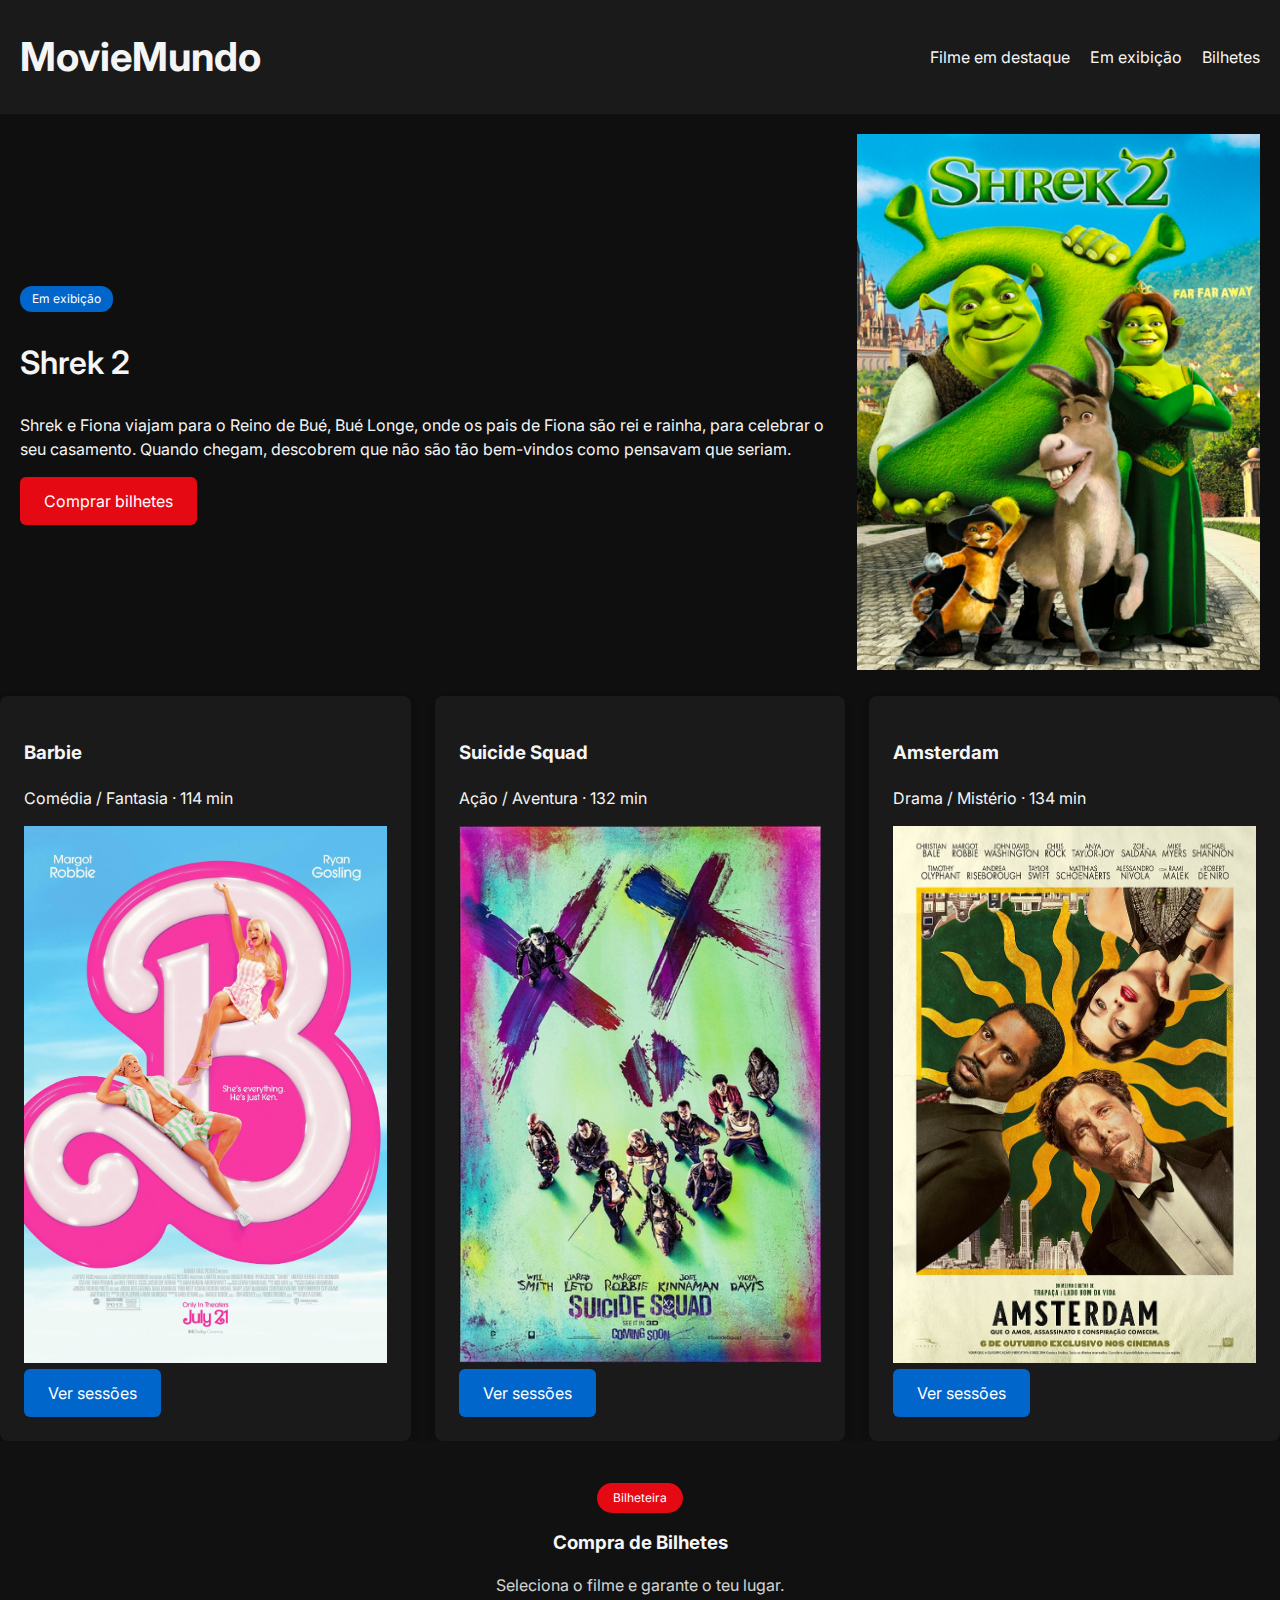
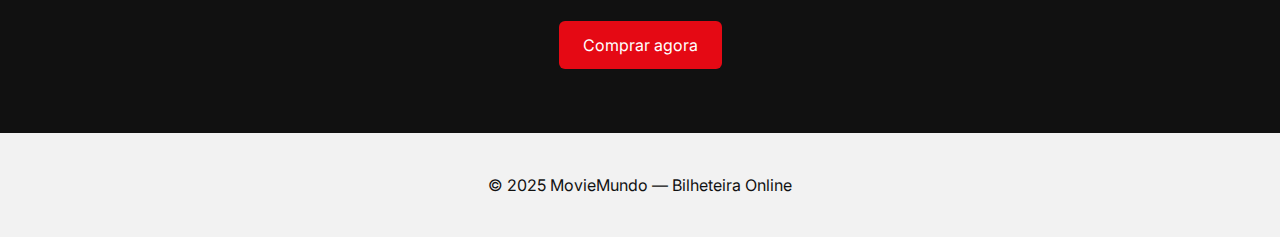
<file: InesReis40200335-teste2/index.html>
<!doctype html>
<html lang="pt-PT">

<head>
    <meta charset="utf-8">
    <meta name="viewport" content="width=device-width, initial-scale=1">
    <title>MovieMundo</title>
    <link rel="stylesheet" href="./styles/styles.css">
</head>

<body>
    <header class="header">
        <div class="container header-inner">
            <h1 class="logo">MovieMundo</h1>
            <nav class="nav">
                <a href="#hero">Filme em destaque</a>
                <a href="#movies">Em exibição</a>
                <a href="#tickets">Bilhetes</a>
            </nav>
        </div>
    </header>
    <main>
        <section id="hero" class="hero">
            <div class="container hero-inner">
                <div class="hero-text">
                    <span class="tag">Em exibição</span>
                    <h2>Shrek 2</h2>
                    <p>Shrek e Fiona viajam para o Reino de Bué, Bué Longe, onde os pais de Fiona
                        são rei e rainha, para
                        celebrar o seu casamento. Quando chegam, descobrem que não são tão bem-vindos como pensavam que
                        seriam.</p>
                    <a href="#tickets" class="btn btn-primary">Comprar bilhetes</a>
                </div>
                <div class="hero-image">
                    <img src="./img/shrek2-moviePoster.jpg" alt="Cartaz do filme Shrek 2">
                </div>
            </div>
        </section>
        <section id="movies" class="benefits">
            <div class="container benefits-inner">
                <article class="card">
                    <h3>Barbie</h3>
                    <p>Comédia / Fantasia · 114 min</p>
                    <img src="./img/barbie-moviePoster.jpg" alt="Cartaz do filme Barbie">
                    <a href="#tickets" class="btn btn-secondary">Ver sessões</a>
                </article>
                <article class="card">
                    <h3>Suicide Squad</h3>
                    <p>Ação / Aventura · 132 min</p>
                    <img src="./img/suicidesquad-moviePoster.jpg" alt="Cartaz do filme Suicide
Squad">
                    <a href="#tickets" class="btn btn-secondary">Ver sessões</a>
                </article>
                <article class="card">
                    <h3>Amsterdam</h3>
                    <p>Drama / Mistério · 134 min</p>
                    <img src="./img/amsterdam-moviePoster.jpg" alt="Cartaz do filme Amsterdam">
                    <a href="#tickets" class="btn btn-secondary">Ver sessões</a>
                </article>
            </div>
        </section>
        <section id="tickets" class="tickets">
            <div class="container tickets-inner">
                <span class="tickets-badge">Bilheteira</span>
                <h3>Compra de Bilhetes</h3>
                <p>Seleciona o filme e garante o teu lugar.</p>
                <a href="#" class="btn btn-primary">Comprar agora</a>
            </div>
        </section>
    </main>
    <footer class="footer">
        <p>© 2025 MovieMundo — Bilheteira Online</p>
    </footer>
</body>

</html>
</file>
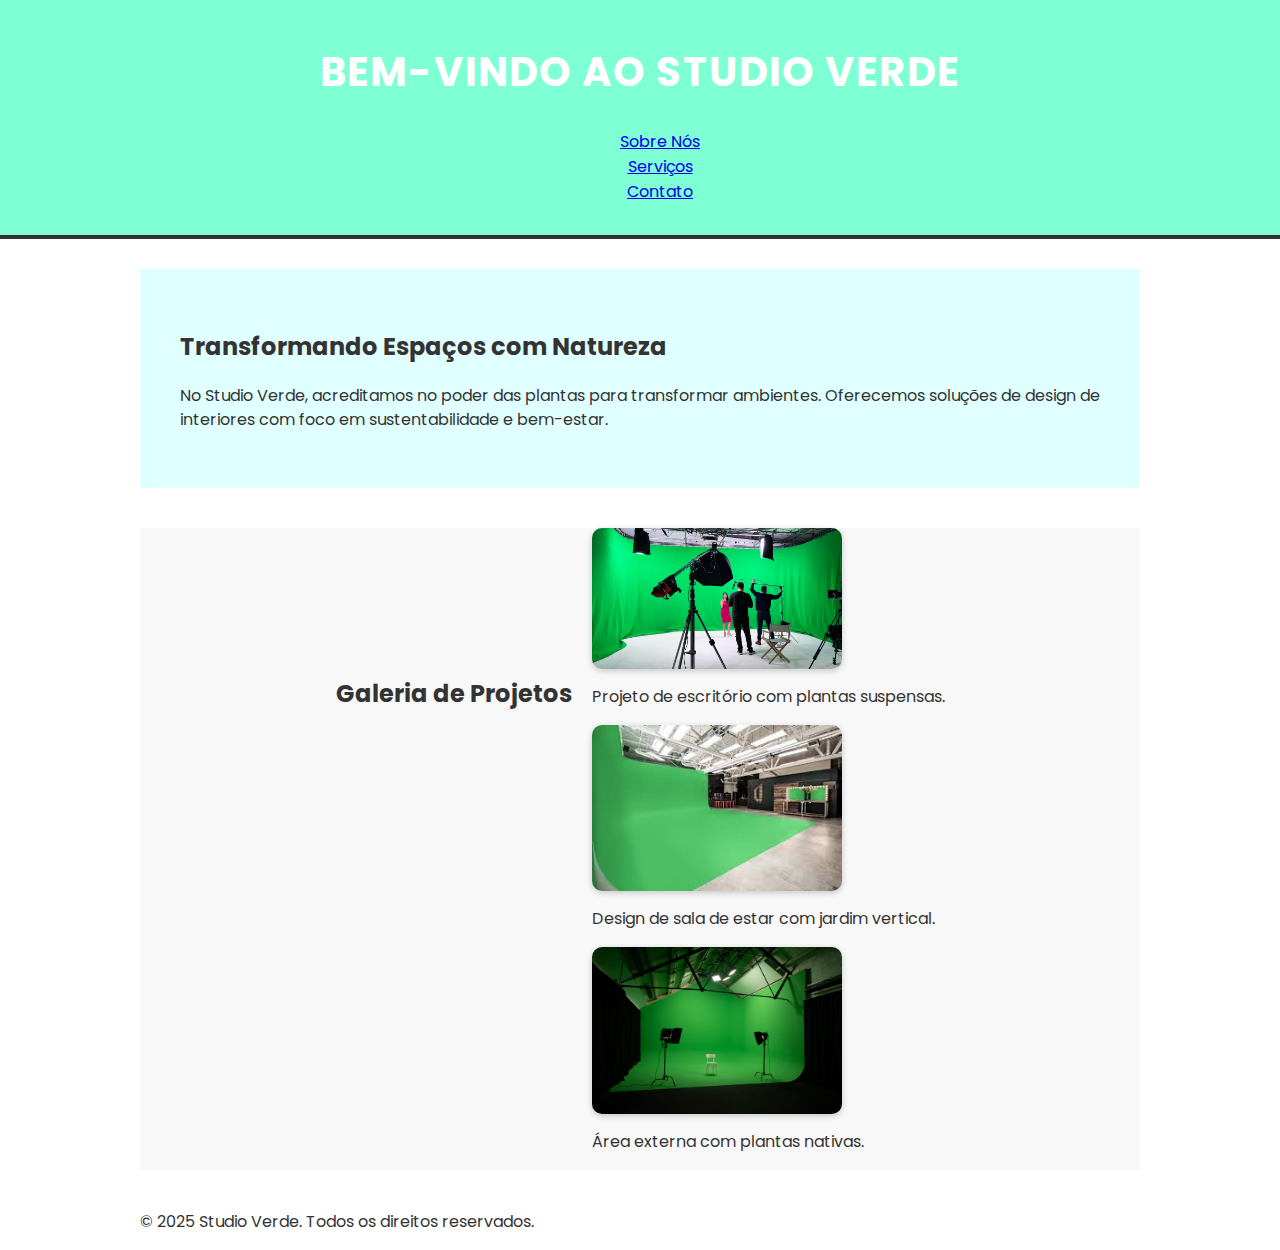
<file: ficha-consolidacao_css/studio-verde/index.html>
<!DOCTYPE html>
<html lang="pt-PT">
<head>
    <meta charset="UTF-8">
    <meta name="viewport" content="width=device-width, initial-scale=1.0">
    <title>Studio Verde</title>
    <link rel="stylesheet" href="./css/styles.css">
</head>
<body>

    <header>
        <h1>Bem-vindo ao Studio Verde</h1>
        <nav>
            <ul>
                <li><a href="#sobre">Sobre Nós</a></li>
                <li><a href="#servicos">Serviços</a></li>
                <li><a href="#contato">Contato</a></li>
            </ul>
        </nav>
    </header>

    <main>
        <section class="intro">
            <h2>Transformando Espaços com Natureza</h2>
            <p>No Studio Verde, acreditamos no poder das plantas para transformar ambientes. Oferecemos soluções de design de interiores com foco em sustentabilidade e bem-estar.</p>
        </section>

        <section class="gallery">
            <h2>Galeria de Projetos</h2>
            <div class="gallery-grid">
                <div class="gallery-item">
                    <img src="./images/projeto1.jpg" alt="Projeto 1">
                    <p>Projeto de escritório com plantas suspensas.</p>
                </div>
                <div class="gallery-item">
                    <img src="./images/projeto2.jpg" alt="Projeto 2">
                    <p>Design de sala de estar com jardim vertical.</p>
                </div>
                <div class="gallery-item">
                    <img src="./images/projeto3.jpg" alt="Projeto 3">
                    <p>Área externa com plantas nativas.</p>
                </div>
            </div>
        </section>

        <footer>
            <p>&copy; 2025 Studio Verde. Todos os direitos reservados.</p>
        </footer>
    </main>
    
</body>
</html>
</file>
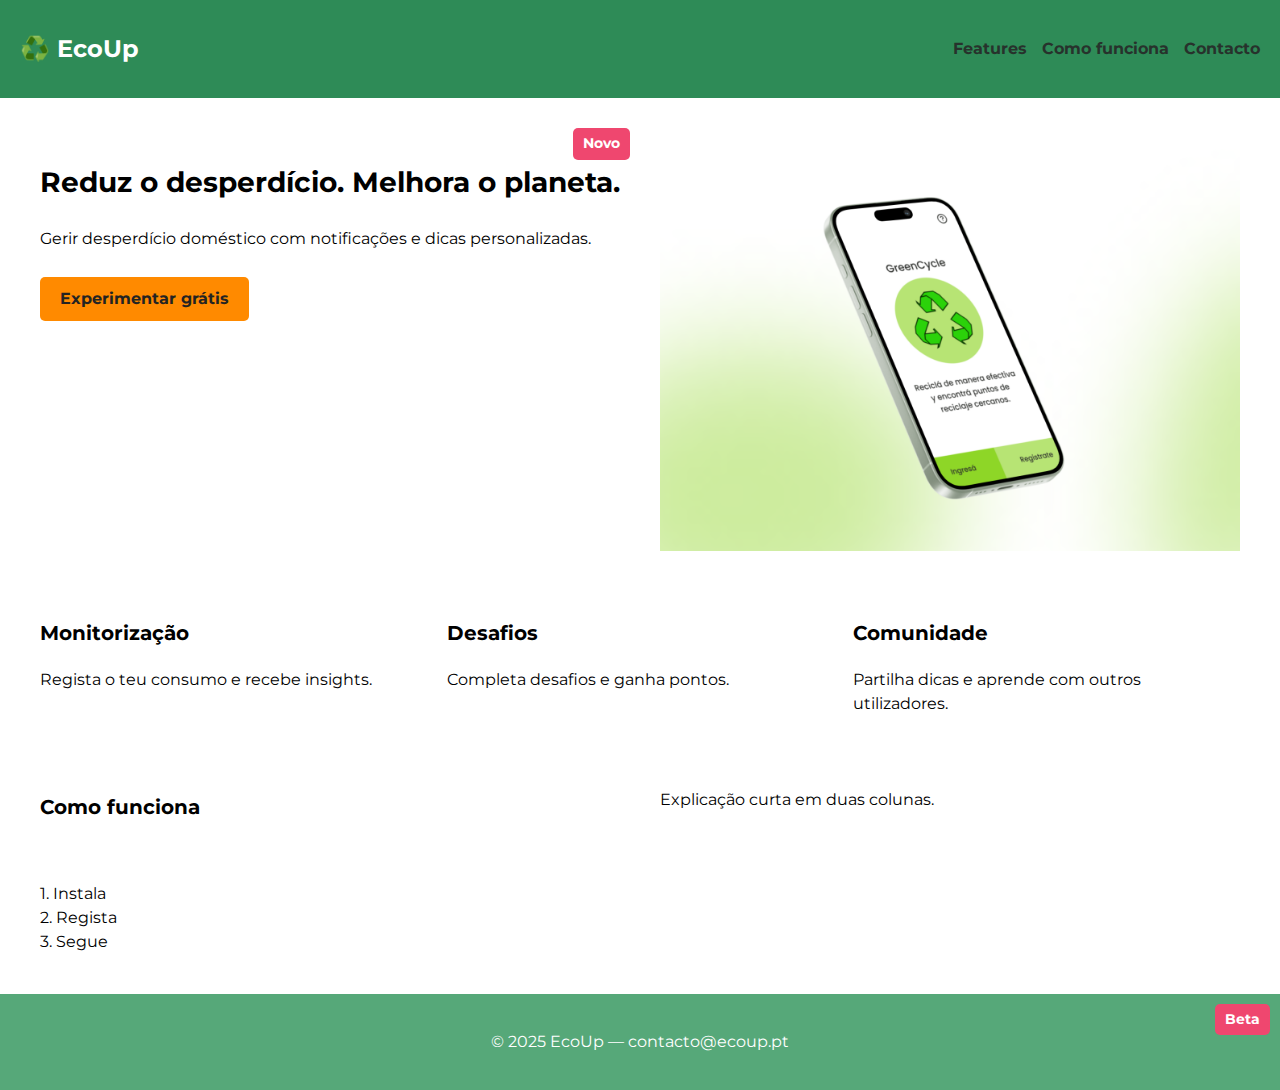
<file: fichaPreparacaoTeste-css/eco-up/index.html>
<!doctype html>
<html lang="pt-PT">

<head>
    <meta charset="utf-8" />
    <meta name="viewport" content="width=device-width,initial-scale=1" />
    <title>EcoUp — Landing</title>
    <link rel="stylesheet" href="./styles/styles.css">
</head>

<body>
    <header id="main-header">
        <div class="container">
            <h1 class="logo">EcoUp</h1>
            <nav class="nav">
                <a href="#features">Features</a>
                <a href="#how">Como funciona</a>
                <a href="#contact">Contacto</a>
            </nav>
        </div>
    </header>
    <main>
        <section id="hero" class="hero container">
            <div class="hero-text">
                <div class="badge">Novo</div>
                <h2>Reduz o desperdício. Melhora o planeta.</h2>
                <p>Gerir desperdício doméstico com notificações e dicas personalizadas.</p>
                <a class="cta" href="#download">Experimentar grátis</a>
            </div>
            <div class="hero-image">
                <img src="./img/app.png" alt="App screenshot">
            </div>
        </section>
        <section id="features" class="container features">
            <article class="feature">
                <h3>Monitorização</h3>
                <p>Regista o teu consumo e recebe insights.</p>
            </article>
            <article class="feature">
                <h3>Desafios</h3>
                <p>Completa desafios e ganha pontos.</p>
            </article>
            <article class="feature">
                <h3>Comunidade</h3>
                <p>Partilha dicas e aprende com outros utilizadores.</p>
            </article>
        </section>
        <section id="how" class="container how">
            <h3>Como funciona</h3>
            <p>Explicação curta em duas colunas.</p>
            <div class="steps">
                <div class="step">1. Instala</div>
                <div class="step">2. Regista</div>
                <div class="step">3. Segue</div>
            </div>
        </section>
    </main>
    <footer id="contact" class="footer container">
        <div class="footer-tag">Beta</div>
        <p>© 2025 EcoUp — contacto@ecoup.pt</p>
    </footer>
</body>

</html>
</file>
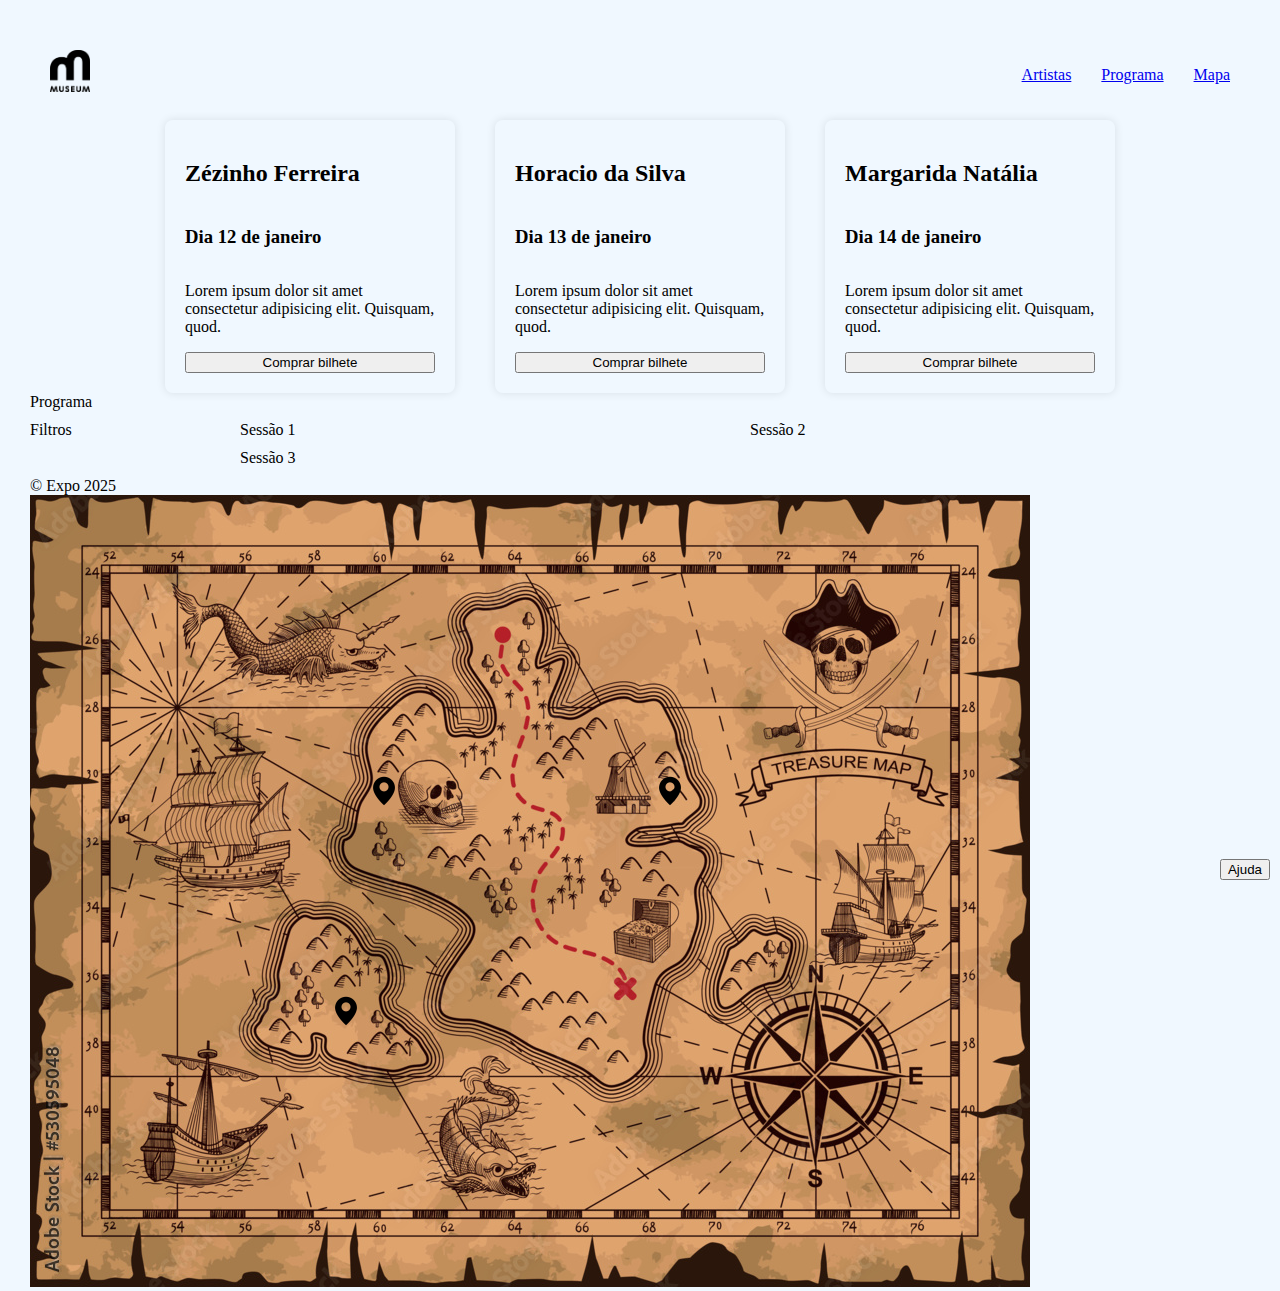
<file: expo_criativa-css/position/expo-criativa-full.html>
<!DOCTYPE html>
<html lang="pt-PT">

<head>
    <meta charset="UTF-8">
    <meta name="viewport" content="width=device-width, initial-scale=1.0">
    <title>Document</title>
    <link rel="stylesheet" href="./styles/styles.css">
</head>

<body>
    <header class="navbar">
        <div class="logo">
            <a href="./expo-criativa.html">
                <img src="./img/Logo_museum_2017.png" alt="Logo Museum" width="40px">
            </a>
        </div>
        <nav class="menu">
            <ul>
                <li><a href="./flexbox.html">Artistas</a></li>
                <li><a href="./grid.html">Programa</a></li>
                <li><a href="./position.html">Mapa</a></li>
            </ul>
        </nav>
    </header>
    <section class="artistas">
        <article class="card">
            <h2>Zézinho Ferreira</h2>
            <h3>Dia 12 de janeiro</h3>
            <p>
                Lorem ipsum dolor sit amet consectetur adipisicing elit. Quisquam,
                quod.
            </p>
            <button type="button" class="buyTicket">Comprar bilhete</button>
        </article>
        <article class="card">
            <h2>Horacio da Silva</h2>
            <h3>Dia 13 de janeiro</h3>
            <p>
                Lorem ipsum dolor sit amet consectetur adipisicing elit. Quisquam,
                quod.
            </p>
            <button type="button" class="buyTicket">Comprar bilhete</button>
        </article>
        <article class="card">
            <h2>Margarida Natália</h2>
            <h3>Dia 14 de janeiro</h3>
            <p>
                Lorem ipsum dolor sit amet consectetur adipisicing elit. Quisquam,
                quod.
            </p>
            <button type="button" class="buyTicket">Comprar bilhete</button>
        </article>
    </section>

    <section class="programa">
        <header class="header">Programa</header>
        <aside class="sidebar">Filtros</aside>
        <main class="conteudo">
            <article class="sessao">Sessão 1</article>
            <article class="sessao">Sessão 2</article>
            <article class="sessao">Sessão 3</article>
        </main>
        <footer class="footer">© Expo 2025</footer>
    </section>

    <section class="mapa">
        <div class="pin" id="pin1">
            <img src="./img/pin.png" alt="Imagem de um pin no mapa" srcset="" class="pin-img" title="Lugar nº1">
        </div>
        <div class="pin" id="pin2">
            <img src="./img/pin.png" alt="Imagem de um pin no mapa" srcset="" class="pin-img" title="Lugar nº2">
        </div>
        <div class="pin" id="pin3">
            <img src="./img/pin.png" alt="Imagem de um pin no mapa" srcset="" class="pin-img" title="Lugar nº3">
        </div>
        <img src="./img/map.jpg" alt="Imagem de um mapa de pirata" srcset="">
        <button type="button" class="btn" id="btnAjuda">Ajuda</button>
    </section>

</body>

</html>
</file>
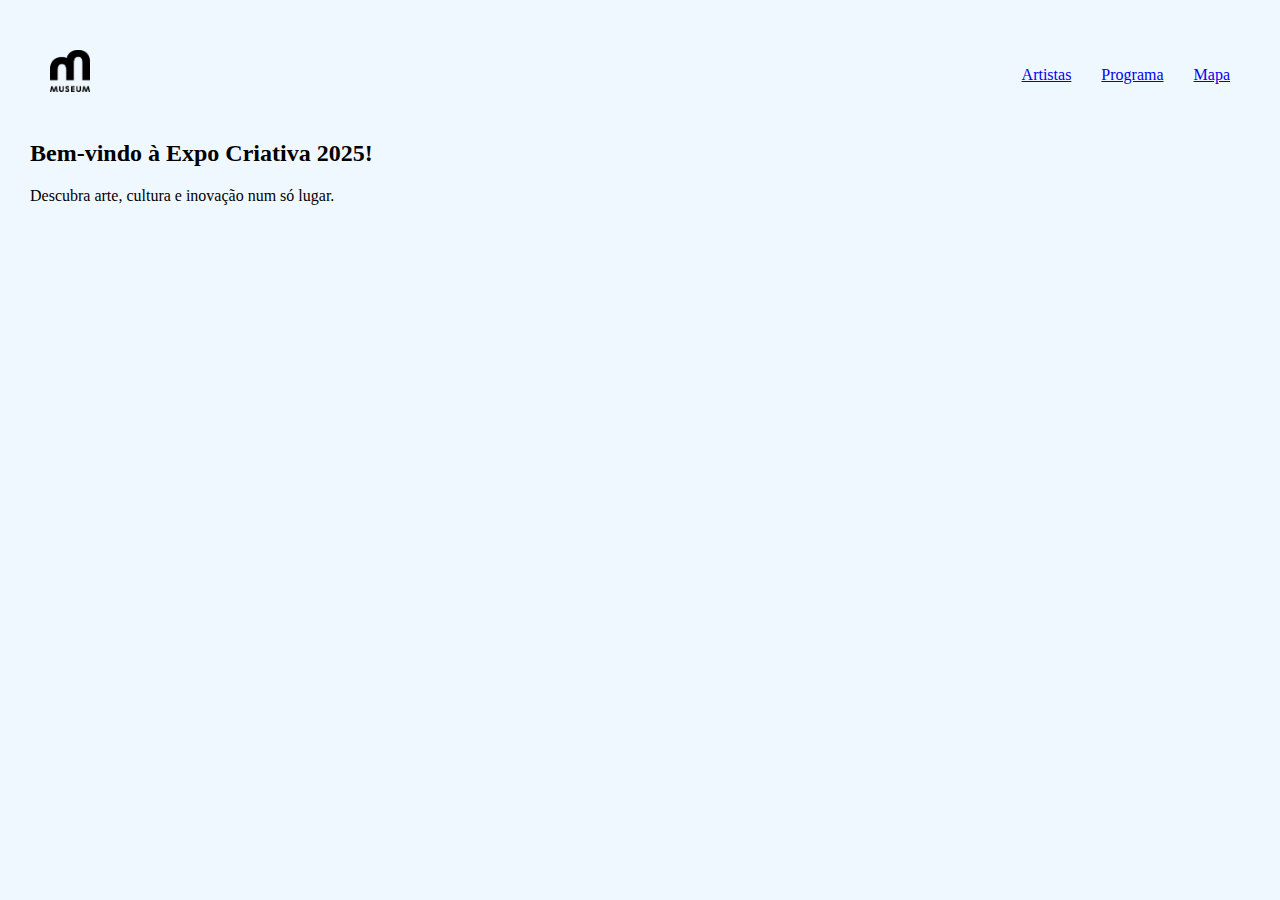
<file: expo_criativa-css/position/expo-criativa.html>
<!DOCTYPE html>
<html lang="pt-PT">

<head>
    <meta charset="UTF-8">
    <meta name="viewport" content="width=device-width, initial-scale=1.0">
    <title>Expo Criativa 2025</title>
    <link rel="stylesheet" href="./styles/styles.css">
</head>

<body>
    <header class="navbar">
        <div class="logo">
            <a href="./expo-criativa.html">
                <img src="./img/Logo_museum_2017.png" alt="Logo Museum" width="40px">
            </a>
        </div>
        <nav class="menu">
            <ul>
                <li><a href="./flexbox.html">Artistas</a></li>
                <li><a href="./grid.html">Programa</a></li>
                <li><a href="./position.html">Mapa</a></li>
            </ul>
        </nav>
    </header>

    <section class="hero">
        <h2>Bem-vindo à Expo Criativa 2025!</h2>
        <p>Descubra arte, cultura e inovação num só lugar.</p>
    </section>
</body>

</html>
</file>
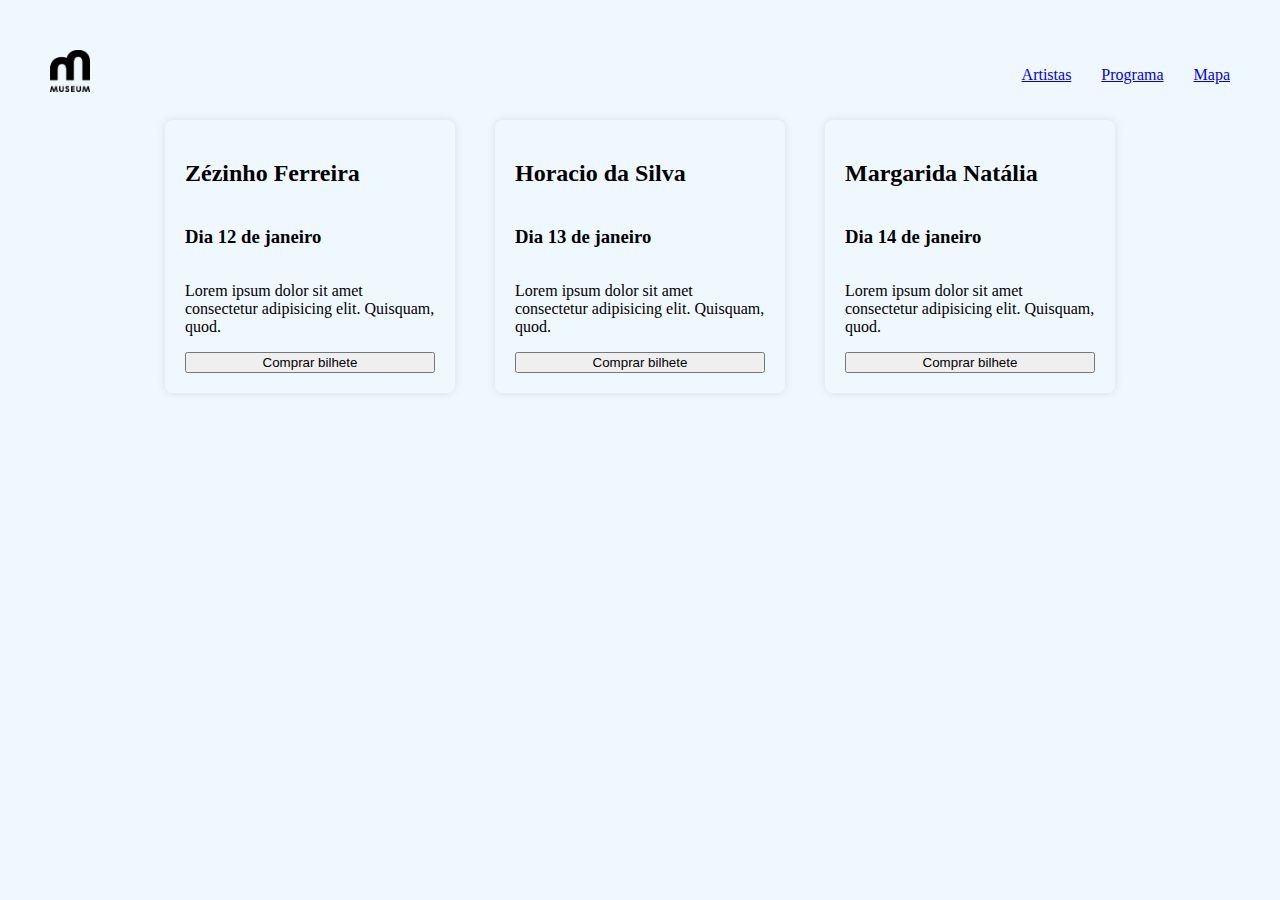
<file: expo_criativa-css/position/flexbox.html>
<!DOCTYPE html>
<html lang="pt-PT">

<head>
    <meta charset="UTF-8" />
    <meta name="viewport" content="width=device-width, initial-scale=1.0" />
    <title>Expo Criativa - Artistas</title>
    <link rel="stylesheet" href="./styles/styles.css">
</head>

<body>
    <header class="navbar">
        <div class="logo">
            <a href="./expo-criativa.html">
                <img src="./img/Logo_museum_2017.png" alt="Logo Museum" width="40px">
            </a>
        </div>
        <nav class="menu">
            <ul>
                <li><a href="./flexbox.html">Artistas</a></li>
                <li><a href="./grid.html">Programa</a></li>
                <li><a href="./position.html">Mapa</a></li>
            </ul>
        </nav>
    </header>

    <section class="artistas">
        <article class="card">
            <h2>Zézinho Ferreira</h2>
            <h3>Dia 12 de janeiro</h3>
            <p>
                Lorem ipsum dolor sit amet consectetur adipisicing elit. Quisquam,
                quod.
            </p>
            <button type="button" class="buyTicket">Comprar bilhete</button>
        </article>
        <article class="card">
            <h2>Horacio da Silva</h2>
            <h3>Dia 13 de janeiro</h3>
            <p>
                Lorem ipsum dolor sit amet consectetur adipisicing elit. Quisquam,
                quod.
            </p>
            <button type="button" class="buyTicket">Comprar bilhete</button>
        </article>
        <article class="card">
            <h2>Margarida Natália</h2>
            <h3>Dia 14 de janeiro</h3>
            <p>
                Lorem ipsum dolor sit amet consectetur adipisicing elit. Quisquam,
                quod.
            </p>
            <button type="button" class="buyTicket">Comprar bilhete</button>
        </article>
    </section>
</body>

</html>
</file>
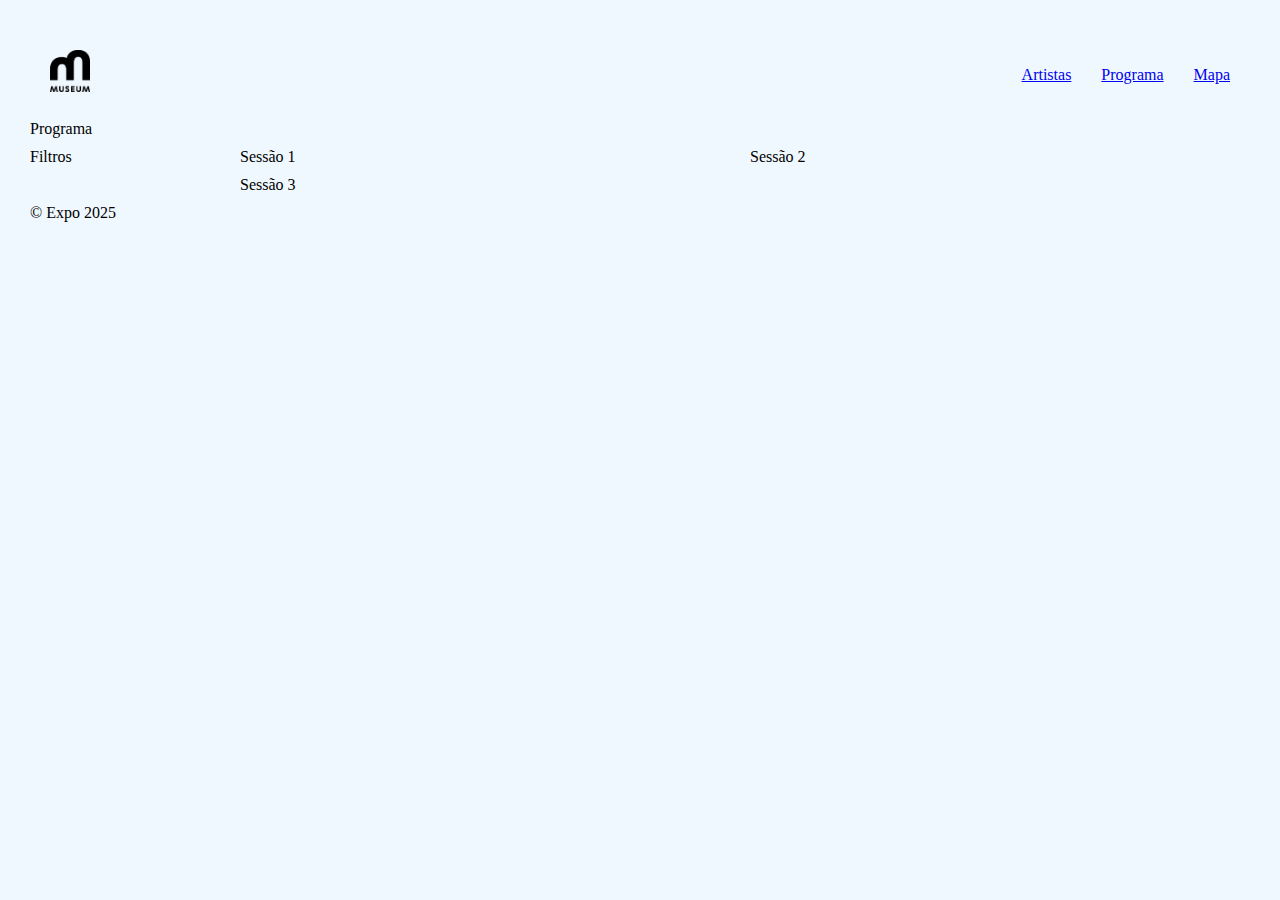
<file: expo_criativa-css/position/grid.html>
<!DOCTYPE html>
<html lang="en">

<head>
    <meta charset="UTF-8">
    <meta name="viewport" content="width=device-width, initial-scale=1.0">
    <title>Document</title>
    <link rel="stylesheet" href="./styles/styles.css">
</head>

<body>
    <header class="navbar">
        <div class="logo">
            <a href="./expo-criativa.html">
                <img src="./img/Logo_museum_2017.png" alt="Logo Museum" width="40px">
            </a>
        </div>
        <nav class="menu">
            <ul>
                <li><a href="./flexbox.html">Artistas</a></li>
                <li><a href="./grid.html">Programa</a></li>
                <li><a href="./position.html">Mapa</a></li>
            </ul>
        </nav>
    </header>
    <section class="programa">
        <header class="header">Programa</header>
        <aside class="sidebar">Filtros</aside>
        <main class="conteudo">
            <article class="sessao">Sessão 1</article>
            <article class="sessao">Sessão 2</article>
            <article class="sessao">Sessão 3</article>
        </main>
        <footer class="footer">© Expo 2025</footer>
    </section>

</body>

</html>
</file>
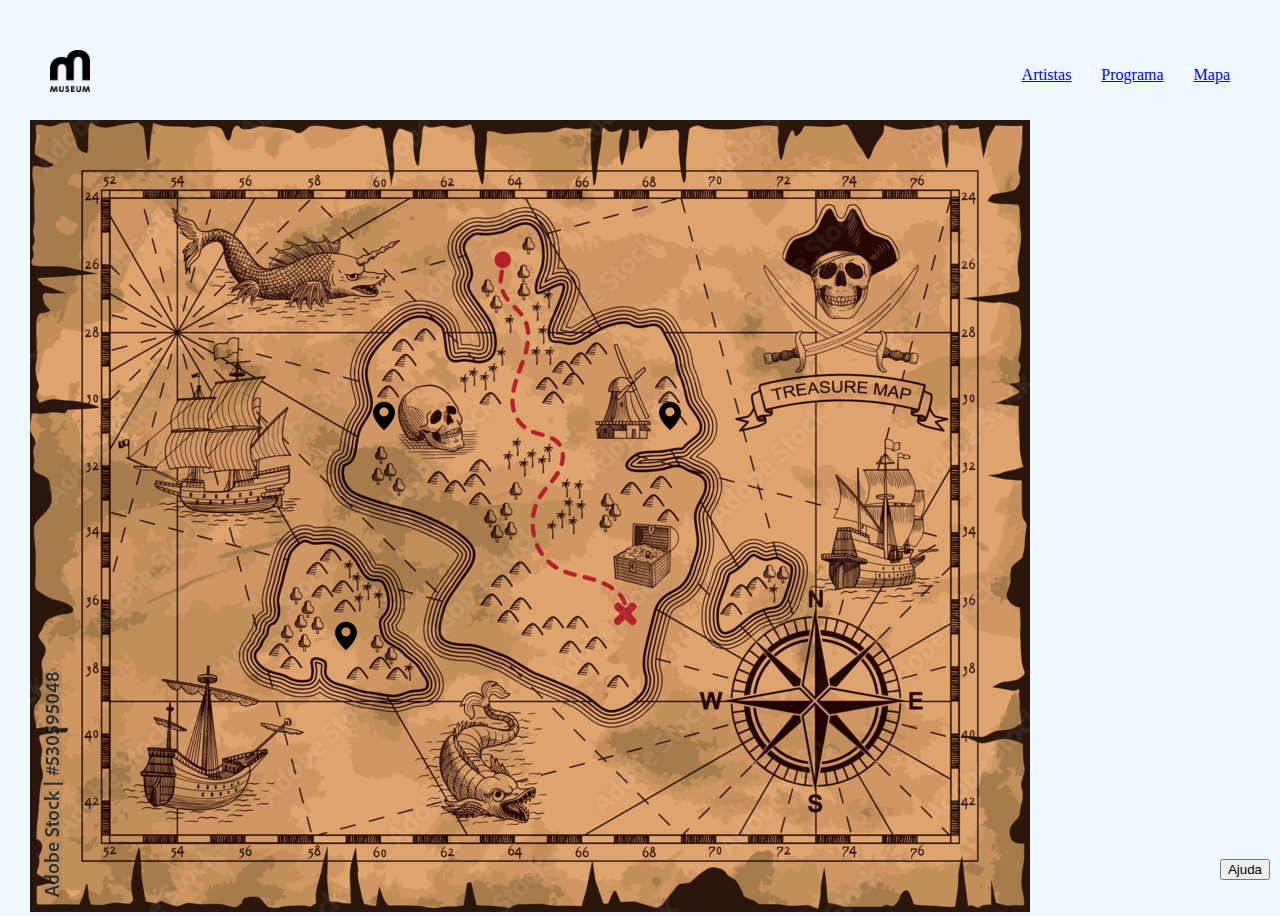
<file: expo_criativa-css/position/position.html>
<!DOCTYPE html>
<html lang="pt-PT">

<head>
    <meta charset="UTF-8">
    <meta name="viewport" content="width=device-width, initial-scale=1.0">
    <link rel="stylesheet" href="./styles/styles.css">
    <title>Positioning</title>
</head>

<body>
    <header class="navbar">
        <div class="logo">
            <a href="./expo-criativa.html">
                <img src="./img/Logo_museum_2017.png" alt="Logo Museum" width="40px">
            </a>
        </div>
        <nav class="menu">
            <ul>
                <li><a href="./flexbox.html">Artistas</a></li>
                <li><a href="./grid.html">Programa</a></li>
                <li><a href="./position.html">Mapa</a></li>
            </ul>
        </nav>
    </header>
    <section class="mapa">
        <div class="pin" id="pin1">
            <img src="./img/pin.png" alt="Imagem de um pin no mapa" srcset="" class="pin-img" title="Lugar nº1">
        </div>
        <div class="pin" id="pin2">
            <img src="./img/pin.png" alt="Imagem de um pin no mapa" srcset="" class="pin-img" title="Lugar nº2">
        </div>
        <div class="pin" id="pin3">
            <img src="./img/pin.png" alt="Imagem de um pin no mapa" srcset="" class="pin-img" title="Lugar nº3">
        </div>
        <img src="./img/map.jpg" alt="Imagem de um mapa de pirata" srcset="">
        <button type="button" class="btn" id="btnAjuda">Ajuda</button>
    </section>

</body>

</html>
</file>
<file: InesReis40200335-teste2/styles/styles.css>
/* IMPORTAR O TIPO DE LETRA */

@import url('https://fonts.googleapis.com/css2?family=Inter:ital,opsz,wght@0,14..32,100..900;1,14..32,100..900&family=Montserrat:ital,wght@0,100..900;1,100..900&display=swap');

/* GERAL */

* {
    box-sizing: border-box
}


/* BODY  */

body {
    margin: 0;
    font-family: 'Inter', sans-serif;
    line-height: 1.5;
    background-color: #0f0f0f;
    color: #f5f5f5;
}

/* ELEMENTOS */

/* TEXTOS */

h1 {
    font-size: 2.5rem;
    font-weight: 700;
}

h2 {
    font-size: 2rem;
    font-weight: 600;
}

p {
    font-size: 1rem;
    margin-bottom: 1rem;
}

/* IMAGENS */

img {
    max-width: 100%;
    height: auto;
}


/* BOTÕES */

.btn {
    display: inline-block;

    padding: 12px 24px;
    border-radius: 6px;

    text-decoration: none;

    transition: background-color 0.3s ease, transform 0.3s ease;
}

.btn:hover {
    background-color: #b20710;
    transform: translateY(-2px);
}

.btn-primary {
    background-color: #e50914;
    color: #ffffff;
}

.btn-secondary {
    background-color: #0066cc;
    color: #ffffff;
}


/* SECÇÃO */


/* HEADER */

header {
    background-color: #1a1a1a;
    color: #f5f5f5;
}

.header-inner {
    display: flex;
    justify-content: space-between;
    align-items: center;

    padding-left: 20px;
    padding-right: 20px;

    min-height: 64px;
}

.nav {
    display: flex;
    align-items: center;
}

.nav a {
    text-decoration: none;
    color: #f5f5f5;
    margin-left: 20px;
}

.nav a:hover {
    color: #0066cc;
}


/* PARTES DA PAGINA */


/* HERO */

.hero-inner {
    display: grid;
    grid-template-columns: 2fr 1fr;
    gap: 32px;
    align-items: center;
    margin: 20px;
}

.hero-text .tag {
    display: inline-block;
    padding: 4px 12px;
    background-color: #0066cc;
    color: #ffffff;
    border-radius: 12px;
    font-size: 0.75rem;
}


/* FILMES EM EXIBIÇÃO */

.benefits-inner {
    display: grid;
    grid-template-columns: repeat(3, 1fr);
    gap: 24px;
}

.card {
    padding: 24px;
    border-radius: 8px;
    box-shadow: 0 4px 10px rgba(0, 0, 0, 0.1);
    background-color: #1a1a1a;
    color: #f5f5f5;
}


/* TICKETS */

.tickets {
    position: relative;
    background-color: #111;
    color: #f5f5f5;
    padding-top: 64px;
    padding-bottom: 64px;
}

.tickets-inner {
    position: relative;
    text-align: center;
    margin: 0 auto;
    max-width: 600px;
}

.tickets-badge {
    position: absolute;
    top: -46px;
    left: 50%;
    transform: translateX(-50%);
    padding: 6px 16px;
    background-color: #e50914;
    color: #ffffff;
    border-radius: 20px;
    font-size: 0.75rem;
}

.tickets h3 {
    margin-top: 24px;
    margin-bottom: 8px;
}

.tickets p {
    margin-bottom: 24px;
    opacity: 0.85;
}


/* FOOTER */

.footer {
    text-align: center;
    padding-top: 24px;
    padding-bottom: 24px;
    background-color: #f2f2f2;
    color: #111;
}

/* MEDIA QUERIES */

@media (max-width: 768px) {
    .hero-inner {
        grid-template-columns: 1fr;
    }

    .benefits-inner {
        grid-template-columns: 1fr;
    }

    .nav {
        flex-direction: column;
    }
}

@media (min-width: 769px) and (max-width: 1024px) {
    .benefits-inner {
        grid-template-columns: 1fr 1fr;
    }
}
</file>
<file: ficha-consolidacao_css/studio-verde/css/styles.css>
/* * {
    max-width: 1000px;
} */

@import url('https://fonts.googleapis.com/css2?family=Poppins:wght@400;600&display=swap');

body {
    margin: 0;
    padding: 0;
    box-sizing: border-box;
    font-family: 'Poppins', sans-serif;
    color: #333;
    /* color: #444; */
}

/* .intro h2 {
    color: seagreen
} */

/* header nav a {
    color:white;
} */

h1 {
    line-height: 1.5;
    font-size: 2.5rem;
    text-transform: uppercase;
    letter-spacing: 2px;
    /* color: darkgreen */
}

h2 {
    line-height: 1.5;
    font-size: 1.5rem;
    text-align: justify;
}

p {
    line-height: 1.5;
    font-size: 1rem;
    text-align: justify;
}

header {
    position: sticky;
    top: 0;
    text-align: center;
    background-color: #5e60ce;
    color: white;
    padding: 15px 0;
    z-index: 10;
    margin-bottom: 30px;
    background-color: aquamarine;
    border-bottom: 4px solid #333;
}

nav ul{
    list-style: none;
}

main {
    max-width: 1000px;
    margin: 0 auto;
}

.intro {
    padding: 40px;
    background-color: lightcyan;
}

.gallery {
    margin: 40px 0;
    background-color: #f8f8f8;
    display: flex;
    justify-content: center;
    align-items: baseline;
    flex-wrap: wrap;
    gap: 20px;
}

.gallery img {
    width: 250px;
    height: auto;
    display: block;
    border-radius: 10px;
    box-shadow: 0 2px 6px rgba(0, 0, 0, 0.2);
}



@media (max-width: 700px) {
    nav {
        flex-direction: column;
        text-align: center;
    }

    .gallery {
        flex-direction: column;
        align-items: center;
    }
}
</file>
<file: fichaPreparacaoTeste-css/eco-up/styles/styles.css>
/* =========================
   GERAL
   ========================= */

/* Importação da fonte */
@import url('https://fonts.googleapis.com/css2?family=Montserrat:wght@100..900&display=swap');

/* Box-sizing global
   Facilita o cálculo de larguras e alturas,
   pois padding e border passam a contar dentro do tamanho total */
*, *::before, *::after {
    box-sizing: border-box;
}

body {
    font-family: 'Montserrat', sans-serif;
    margin: 0;
    padding: 0;
    line-height: 1.5;
}

/* Imagens responsivas */
img {
    max-width: 100%;
    height: auto;
}

/* =========================
   TIPOGRAFIA
   ========================= */

h1 { font-size: 2rem; }
h2 { font-size: 1.75rem; }
h3 { font-size: 1.25rem; }

/* =========================
   BOTÃO / CTA
   ========================= */

.cta {
    display: inline-block;
    padding: 10px 20px;
    margin-top: 10px;

    background-color: #FFD166;
    color: #232323;
    font-weight: bold;
    text-decoration: none;

    border-radius: 5px;

    /* Transições devem estar no estado base */
    transition: background-color 0.3s, color 0.3s, transform 0.3s;
}

.cta:hover {
    background-color: #a0e9a0;
    color: #27322c;
    transform: translateY(-2px);
}

/* =========================
   HEADER — FLEXBOX
   ========================= */

header .container {
    display: flex;
    justify-content: space-between;
    align-items: center;

    background-color: #2E8B57;
    padding: 15px 20px;
}

.nav {
    display: flex;
    gap: 15px;
}

.nav a {
    text-decoration: none;
    color: #27322c;
    font-weight: bold;
}

.nav a:hover {
    color: #ffffff;
}

.logo {
    font-size: 1.5rem;
    font-weight: bold;
    color: white;
}

/* Pseudo-elemento decorativo */
.logo::before {
    content: "♻️ ";
}

/* =========================
   HERO — GRID
   ========================= */

#hero {
    display: grid;
    grid-template-columns: 1fr 1fr;
    gap: 40px;
    margin: 40px;
}

/* Necessário para posicionar a badge */
.hero-text {
    position: relative;
}

/* Badge com position absolute */
.badge {
    position: absolute;
    top: -10px;
    right: -10px;

    background-color: #EF476F;
    color: white;
    padding: 5px 10px;
    font-size: 0.9rem;
    font-weight: bold;
    border-radius: 5px;

    transition: background-color 0.3s, transform 0.3s;
}

.badge:hover {
    background-color: #d63d61;
    transform: scale(1.05);
}

/* =========================
   FEATURES — GRID OBRIGATÓRIO
   ========================= */

.features {
    display: grid;
    grid-template-columns: repeat(3, 1fr);
    gap: 20px;
    margin: 40px;
}

/* =========================
   HOW (extra — aceitável)
   ========================= */

#how {
    display: grid;
    grid-template-columns: 1fr 1fr;
    gap: 40px;
    margin: 40px;
}

/* =========================
   FOOTER — ELEMENTO DECORATIVO
   ========================= */

footer {
    position: relative;
    background-color: #56a879;
    color: white;
    text-align: center;
    padding: 20px;
    margin-top: 40px;
}

/* Usada abordagem A — position absolute,
   porque o elemento é apenas decorativo
   e não deve influenciar o layout */
.footer-tag {
    position: absolute;
    top: 10px;
    right: 10px;

    background-color: #EF476F;
    color: white;
    padding: 5px 10px;
    font-size: 0.9rem;
    font-weight: bold;
    border-radius: 5px;
}

/* =========================
   CASCATA E ESPECIFICIDADE
   ========================= */

/* Regra sem !important
   ID (#hero) tem maior especificidade que classe (.cta),
   garantindo que esta regra vence */
#hero .cta {
    background-color: #FF8A00;
}

/* =========================
   RESPONSIVIDADE
   ========================= */

@media (max-width: 768px) {
    #hero {
        grid-template-columns: 1fr;
        text-align: center;
    }

    .features {
        grid-template-columns: 1fr;
    }

    #how {
        grid-template-columns: 1fr;
    }

    /* Padding maior para toque em mobile */
    .cta {
        padding: 15px 25px;
    }
}
</file>
<file: expo_criativa-css/position/styles/styles.css>
.mapa {
    position: relative;
    width: 800px;
    height: 400px;
}

.pin {
    position: absolute;
    top: 0;
    z-index: 1;
}

.pin-img {
    width: 32px;
    height: 32px;
}

#btnAjuda {
    position: fixed;
    right: 10px;
    bottom: 20px;
}

#pin1 {
    left: 78%;
    top: 70%;
}

#pin2 {
    top: 280px;
    right: 430px;
}

#pin3 {
    left: 300px;
    top: 500px;
}

.btn {
    position: fixed;
}


/* Página dos artistas */

.navbar {
    display: flex;
    justify-content: space-between;
    align-content: center;
    padding: 20px;
}

.menu ul {
    display: flex;
    align-content: center;
    gap: 30px;
    list-style: none;
}

.artistas {
    display: flex;
    flex-wrap: wrap;
    gap: 40px;
    justify-content: center;
}

.card {
    display: flex;
    flex-direction: column;
    width: 250px;
    padding: 20px;
    box-shadow: 0 0 10px rgba(0, 0, 0, 0.1);
    border-radius: 8px;
}

/* Página do programa */

.programa {
    display: grid;
    grid-template-columns: 200px auto;
    grid-template-rows: auto 1fr auto;
    grid-template-areas:
        "header header"
        "sidebar conteudo"
        "footer footer";
    gap: 10px;

}

.header {
    grid-area: header;
}

.sidebar {
    grid-area: sidebar;
}

.conteudo {
    grid-area: conteudo;
}

.footer {
    grid-area: footer;
}

.conteudo {
    display: grid;
    grid-template-columns: 1fr 1fr;
    gap: 10px;
}

@media screen {
    body {
        background-color: aliceblue;
        margin: 30px;
    }
}

@media (max-width: 992px) {
        .card {
        display: grid;
        grid-template-columns: 1fr 1fr;
    }
}

@media (max-width: 600px) {
    .navbar {
        flex-direction: column;
        align-items: center;
        gap: 10px;
    }

    .card {
        display: grid;
        grid-template-columns: 1fr;
    }

    .programa {
        grid-template-columns: 1fr;
        grid-template-areas:
            "header"
            "conteudo"
            "sidebar"
            "footer";
    }

    body {
        font-size: 10rem;
    }

}
</file>
